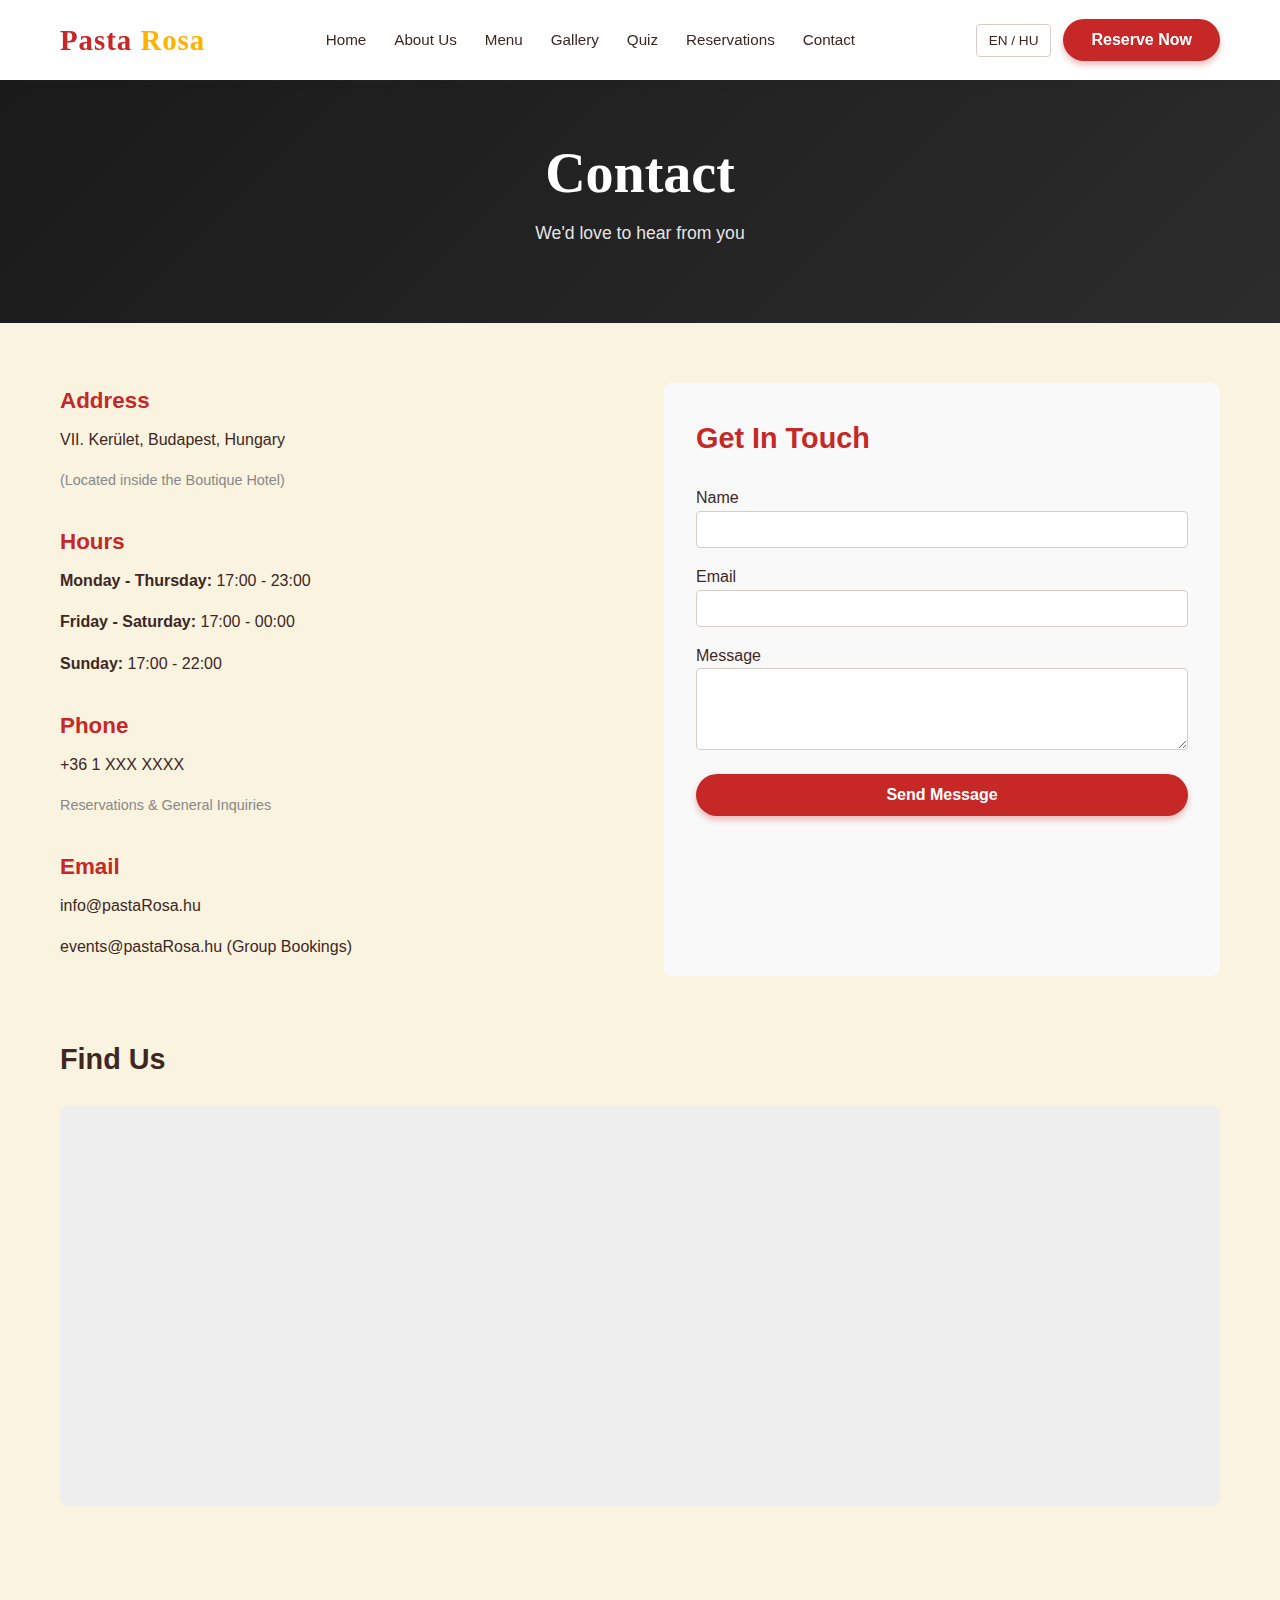
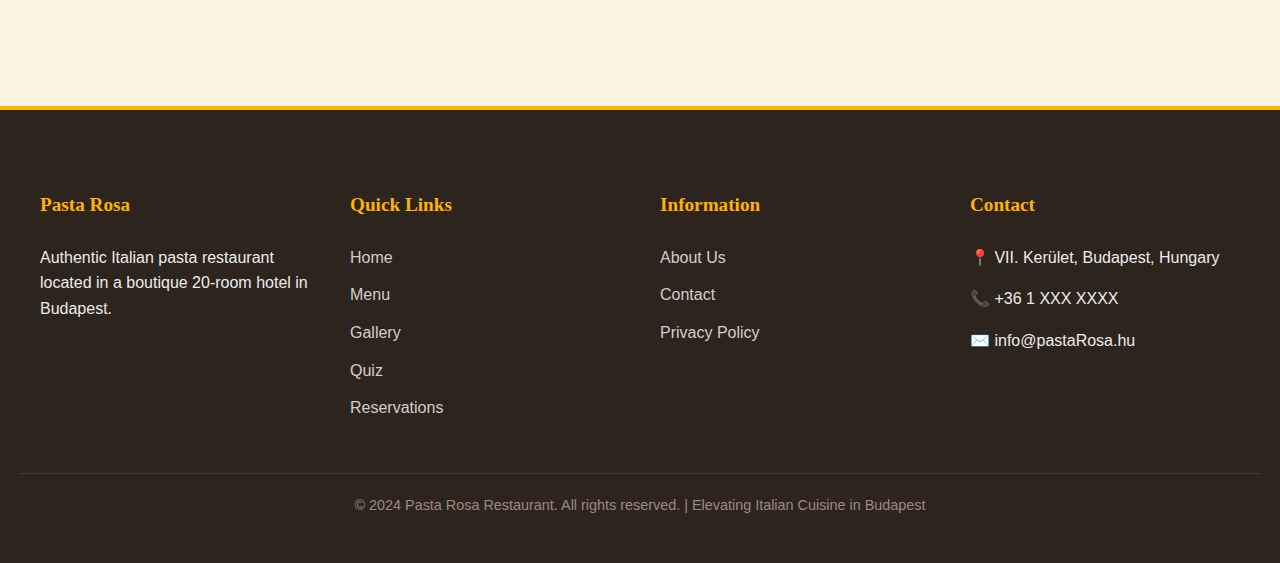
<file: contact.html>
<!DOCTYPE html>
<html lang="en">

<head>
  <meta charset="UTF-8">
  <meta name="viewport" content="width=device-width, initial-scale=1.0">
  <meta name="description"
    content="Contact Pasta Rosa - Get directions, hours, phone number, and email. Visit our authentic Italian pasta restaurant in Budapest.">
  <title>Contact & Location | Pasta Rosa Restaurant</title>
  <link rel="stylesheet" href="styles.css">
  <link rel="icon" href="Logo.jpg" type="image/jpeg">
</head>

<body>
  <!-- Header & Navigation -->
  <header class="site-header">
    <div class="header-inner">
      <div class="logo">
        Pasta <span>Rosa</span>
      </div>

      <button class="mobile-menu-toggle" aria-label="Toggle navigation">
        ☰
      </button>

      <nav class="main-nav">
        <a href="index.html" data-i18n="nav-home">Home</a>
        <a href="about.html" data-i18n="nav-about">About Us</a>
        <a href="menu.html" data-i18n="nav-menu">Menu</a>
        <a href="gallery.html" data-i18n="nav-gallery">Gallery</a>
        <a href="quiz.html" data-i18n="nav-quiz">Quiz</a>
        <a href="reservations.html" data-i18n="nav-reservations">Reservations</a>
        <a href="contact.html" data-i18n="nav-contact">Contact</a>
      </nav>

      <div class="header-actions">
        <button class="lang-toggle" title="Toggle Language">EN / HU</button>
        <button class="btn-reserve" data-i18n="btn-reserve">Reserve Now</button>
      </div>
    </div>
  </header>

  <!-- Page Title -->
  <div
    style="margin-top: 80px; background: linear-gradient(135deg, #1a1a1a 0%, #2c2c2c 100%); color: white; padding: 60px 20px; text-align: center;">
    <h1 style="color: white; margin: 0;" data-i18n="nav-contact">Contact Us</h1>
    <p style="margin-top: 12px; font-size: 1.1rem; color: rgba(255,255,255,0.9);">We'd love to hear from you</p>
  </div>

  <!-- Contact Content -->
  <div class="container">

    <div class="contact-section" style="display: grid; grid-template-columns: 1fr 1fr; gap: 48px; margin-bottom: 60px;">
      <!-- Contact Info -->
      <div class="contact-info">
        <div class="contact-info-item" style="margin-bottom: 32px;">
          <h4 data-i18n="contact-address" style="color: var(--primary-red); margin-bottom: 8px;">Address</h4>
          <p>VII. Kerület, Budapest, Hungary</p>
          <p style="font-size: 0.9rem; color: #888;">(Located inside the Boutique Hotel)</p>
        </div>

        <div class="contact-info-item" style="margin-bottom: 32px;">
          <h4 data-i18n="contact-hours" style="color: var(--primary-red); margin-bottom: 8px;">Opening Hours</h4>
          <p><strong>Monday - Thursday:</strong> 17:00 - 23:00</p>
          <p><strong>Friday - Saturday:</strong> 17:00 - 00:00</p>
          <p><strong>Sunday:</strong> 17:00 - 22:00</p>
        </div>

        <div class="contact-info-item" style="margin-bottom: 32px;">
          <h4 data-i18n="contact-phone" style="color: var(--primary-red); margin-bottom: 8px;">Phone</h4>
          <p>+36 1 XXX XXXX</p>
          <p style="font-size: 0.9rem; color: #888;">Reservations & General Inquiries</p>
        </div>

        <div class="contact-info-item">
          <h4 data-i18n="contact-email" style="color: var(--primary-red); margin-bottom: 8px;">Email</h4>
          <p>info@pastaRosa.hu</p>
          <p>events@pastaRosa.hu (Group Bookings)</p>
        </div>
      </div>

      <!-- Contact Form -->
      <div class="contact-form" style="background: #f9f9f9; padding: 32px; border-radius: 8px;">
        <h3 style="margin-top: 0; margin-bottom: 24px; color: var(--primary-red);" data-i18n="contact-form">Get In
          Touch</h3>
        <form id="contact-form" style="display: flex; flex-direction: column; gap: 16px;">
          <div class="form-group">
            <label for="name">Name</label>
            <input type="text" id="name" name="name" required
              style="width: 100%; padding: 10px; border: 1px solid var(--border); border-radius: 4px;">
          </div>
          <div class="form-group">
            <label for="email">Email</label>
            <input type="email" id="email" name="email" required
              style="width: 100%; padding: 10px; border: 1px solid var(--border); border-radius: 4px;">
          </div>
          <div class="form-group">
            <label for="message">Message</label>
            <textarea id="message" name="message" rows="4" required
              style="width: 100%; padding: 10px; border: 1px solid var(--border); border-radius: 4px;"></textarea>
          </div>
          <button type="submit" class="btn btn-primary" style="padding: 12px;">Send Message</button>
        </form>
      </div>
    </div>

    <!-- Map Section -->
    <div class="map-section" style="margin-bottom: 60px;">
      <h3 style="margin-bottom: 24px;">Find Us</h3>
      <div style="width: 100%; height: 400px; background: #eee; border-radius: 8px; overflow: hidden;">
        <iframe
          src="https://www.google.com/maps/embed?pb=!1m18!1m12!1m3!1d2695.766393276634!2d19.0656!3d47.5005!2m3!1f0!2f0!3f0!3m2!1i1024!2i768!4f13.1!3m3!1m2!1s0x4741dc66b4065609%3A0x37d4d6c06a7737!2sBudapest%2C%20VII.%20ker%C3%BClet!5e0!3m2!1sen!2shu!4v1625678901234!5m2!1sen!2shu"
          width="100%" height="100%" style="border:0;" allowfullscreen="" loading="lazy"></iframe>
      </div>
    </div>

  </div>

  <!-- Footer -->
  <footer class="site-footer">
    <div class="footer-inner">
      <div class="footer-column">
        <h4>Pasta Rosa</h4>
        <p>Authentic Italian pasta restaurant located in a boutique 20-room hotel in Budapest.</p>
      </div>

      <div class="footer-column">
        <h4>Quick Links</h4>
        <ul>
          <li><a href="index.html" data-i18n="nav-home">Home</a></li>
          <li><a href="menu.html" data-i18n="nav-menu">Menu</a></li>
          <li><a href="gallery.html" data-i18n="nav-gallery">Gallery</a></li>
          <li><a href="quiz.html" data-i18n="nav-quiz">Quiz</a></li>
          <li><a href="reservations.html" data-i18n="nav-reservations">Reservations</a></li>
        </ul>
      </div>

      <div class="footer-column">
        <h4>Information</h4>
        <ul>
          <li><a href="about.html" data-i18n="nav-about">About Us</a></li>
          <li><a href="contact.html" data-i18n="nav-contact">Contact</a></li>
          <li><a href="#">Privacy Policy</a></li>
        </ul>
      </div>

      <div class="footer-column">
        <h4>Contact</h4>
        <p>📍 VII. Kerület, Budapest, Hungary</p>
        <p>📞 +36 1 XXX XXXX</p>
        <p>✉️ info@pastaRosa.hu</p>
      </div>
    </div>

    <div class="footer-bottom">
      <p>&copy; 2024 Pasta Rosa Restaurant. All rights reserved. | Elevating Italian Cuisine in Budapest</p>
    </div>
  </footer>

  <script src="script.js"></script>
</body>

</html>
</file>
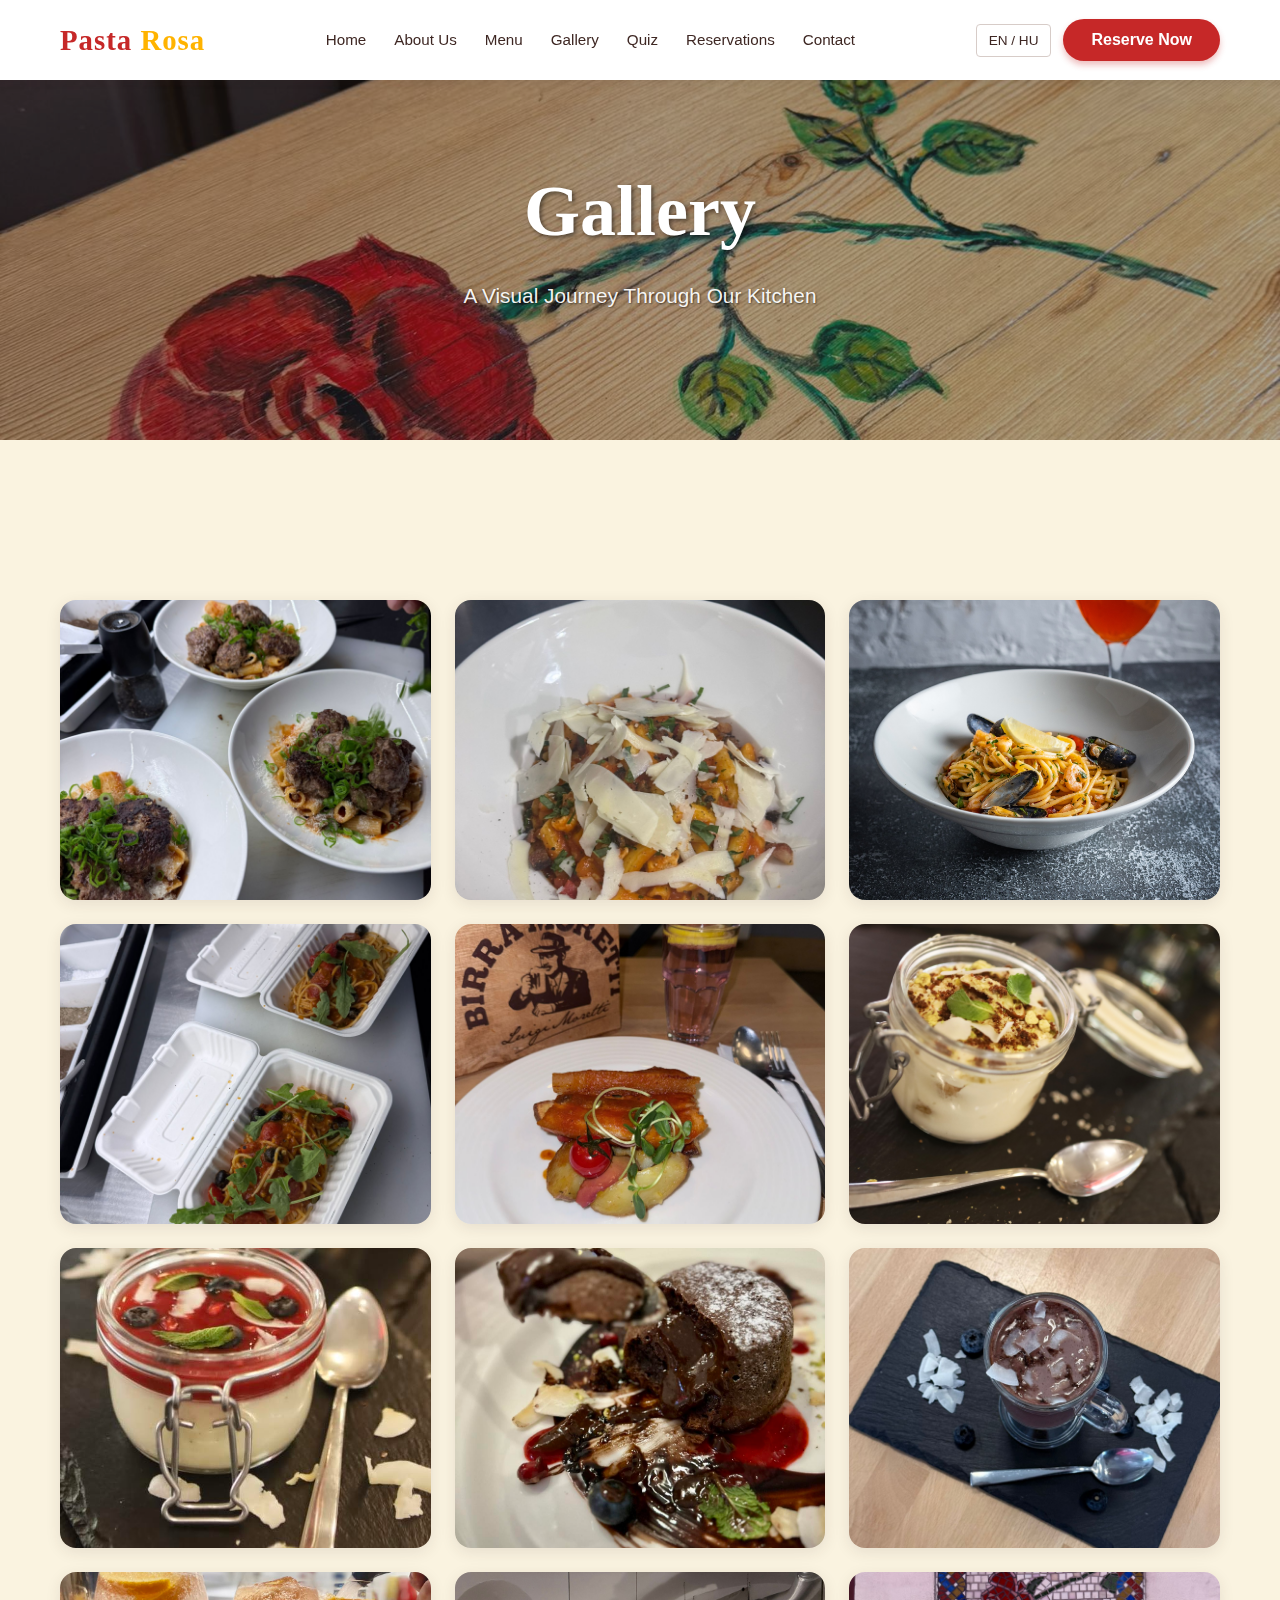
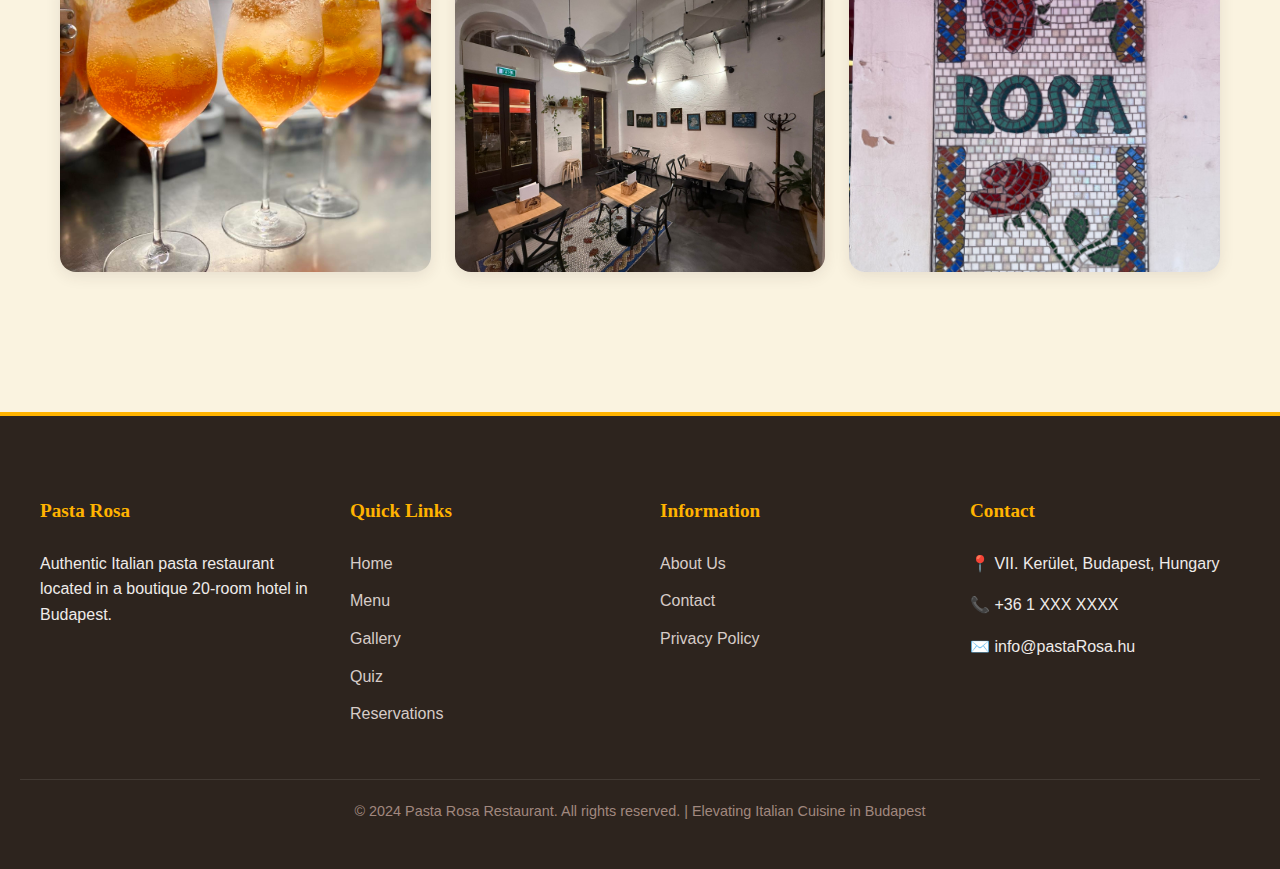
<file: gallery.html>
<!DOCTYPE html>
<html lang="en">

<head>
    <meta charset="UTF-8">
    <meta name="viewport" content="width=device-width, initial-scale=1.0">
    <meta name="description" content="Gallery - Pasta Rosa. Explore our culinary creations and restaurant atmosphere.">
    <title>Gallery | Pasta Rosa</title>
    <link rel="stylesheet" href="styles.css">
    <link rel="icon" href="Logo.jpg" type="image/jpeg">
</head>

<body>
    <!-- Header & Navigation -->
    <header class="site-header">
        <div class="header-inner">
            <div class="logo">
                Pasta <span>Rosa</span>
            </div>

            <button class="mobile-menu-toggle" aria-label="Toggle navigation">
                ☰
            </button>

            <nav class="main-nav">
                <a href="index.html" data-i18n="nav-home">Home</a>
                <a href="about.html" data-i18n="nav-about">About Us</a>
                <a href="menu.html" data-i18n="nav-menu">Menu</a>
                <a href="gallery.html" data-i18n="nav-gallery" class="active">Gallery</a>
                <a href="quiz.html" data-i18n="nav-quiz">Quiz</a>
                <a href="reservations.html" data-i18n="nav-reservations">Reservations</a>
                <a href="contact.html" data-i18n="nav-contact">Contact</a>
            </nav>

            <div class="header-actions">
                <button class="lang-toggle" title="Toggle Language">EN / HU</button>
                <button class="btn-reserve" data-i18n="btn-reserve">Reserve Now</button>
            </div>
        </div>
    </header>

    <!-- Hero Section (Simplified) -->
    <section class="hero"
        style="min-height: 40vh; height: 40vh; background-image: url('Restaurant-Chair.jpg'); background-size: cover; background-position: center;">
        <div class="hero-overlay"></div>
        <div class="hero-content">
            <h1 data-i18n="gallery-title">HIII</h1>
            <p data-i18n="gallery-subtitle">A Visual Journey Through Our Kitchen</p>
        </div>
    </section>

    <div class="container">
        <div class="gallery-grid">
            <div class="gallery-item">
                <img src="Food-upon-chef.jpg" alt="Chef preparing food" loading="lazy">
            </div>
            <div class="gallery-item">
                <img src="PenneAmaticiana.jpg" alt="Penne Amatriciana" loading="lazy">
            </div>
            <div class="gallery-item">
                <img src="Seafood-freshyjpg.jpg" alt="Seafood Pasta" loading="lazy">
            </div>
            <div class="gallery-item">
                <img src="SpagetthiAmaticiana.jpg" alt="Spaghetti Amatriciana" loading="lazy">
            </div>
            <div class="gallery-item">
                <img src="Porkbelly fired.jpg" alt="Pork Belly" loading="lazy">
            </div>
            <div class="gallery-item">
                <img src="Tiramisu.jpg" alt="Tiramisu" loading="lazy">
            </div>
            <div class="gallery-item">
                <img src="Pannacotta.jpg" alt="Panna Cotta" loading="lazy">
            </div>
            <div class="gallery-item">
                <img src="Souffle-dessert.jpg" alt="Soufflé" loading="lazy">
            </div>
            <div class="gallery-item">
                <img src="Hot-ChocolateDrink.jpg" alt="Hot Chocolate" loading="lazy">
            </div>
            <div class="gallery-item">
                <img src="Drink.jpg" alt="Refreshing Drink" loading="lazy">
            </div>
            <div class="gallery-item">
                <img src="insidetherestaurant.jpg" alt="Restaurant Interior" loading="lazy">
            </div>
            <div class="gallery-item">
                <img src="Restaurant-wall-aesthetic.jpg" alt="Restaurant Atmosphere" loading="lazy">
            </div>
        </div>
    </div>

    <!-- Footer -->
    <footer class="site-footer">
        <div class="footer-inner">
            <div class="footer-column">
                <h4>Pasta Rosa</h4>
                <p>Authentic Italian pasta restaurant located in a boutique 20-room hotel in Budapest.</p>
            </div>

            <div class="footer-column">
                <h4>Quick Links</h4>
                <ul>
                    <li><a href="index.html" data-i18n="nav-home">Home</a></li>
                    <li><a href="menu.html" data-i18n="nav-menu">Menu</a></li>
                    <li><a href="gallery.html" data-i18n="nav-gallery">Gallery</a></li>
                    <li><a href="quiz.html" data-i18n="nav-quiz">Quiz</a></li>
                    <li><a href="reservations.html" data-i18n="nav-reservations">Reservations</a></li>
                </ul>
            </div>

            <div class="footer-column">
                <h4>Information</h4>
                <ul>
                    <li><a href="about.html" data-i18n="nav-about">About Us</a></li>
                    <li><a href="contact.html" data-i18n="nav-contact">Contact</a></li>
                    <li><a href="#">Privacy Policy</a></li>
                </ul>
            </div>

            <div class="footer-column">
                <h4>Contact</h4>
                <p>📍 VII. Kerület, Budapest, Hungary</p>
                <p>📞 +36 1 XXX XXXX</p>
                <p>✉️ info@pastaRosa.hu</p>
            </div>
        </div>

        <div class="footer-bottom">
            <p>&copy; 2024 Pasta Rosa Restaurant. All rights reserved. | Elevating Italian Cuisine in Budapest</p>
        </div>
    </footer>

    <script src="script.js"></script>
</body>

</html>
</file>
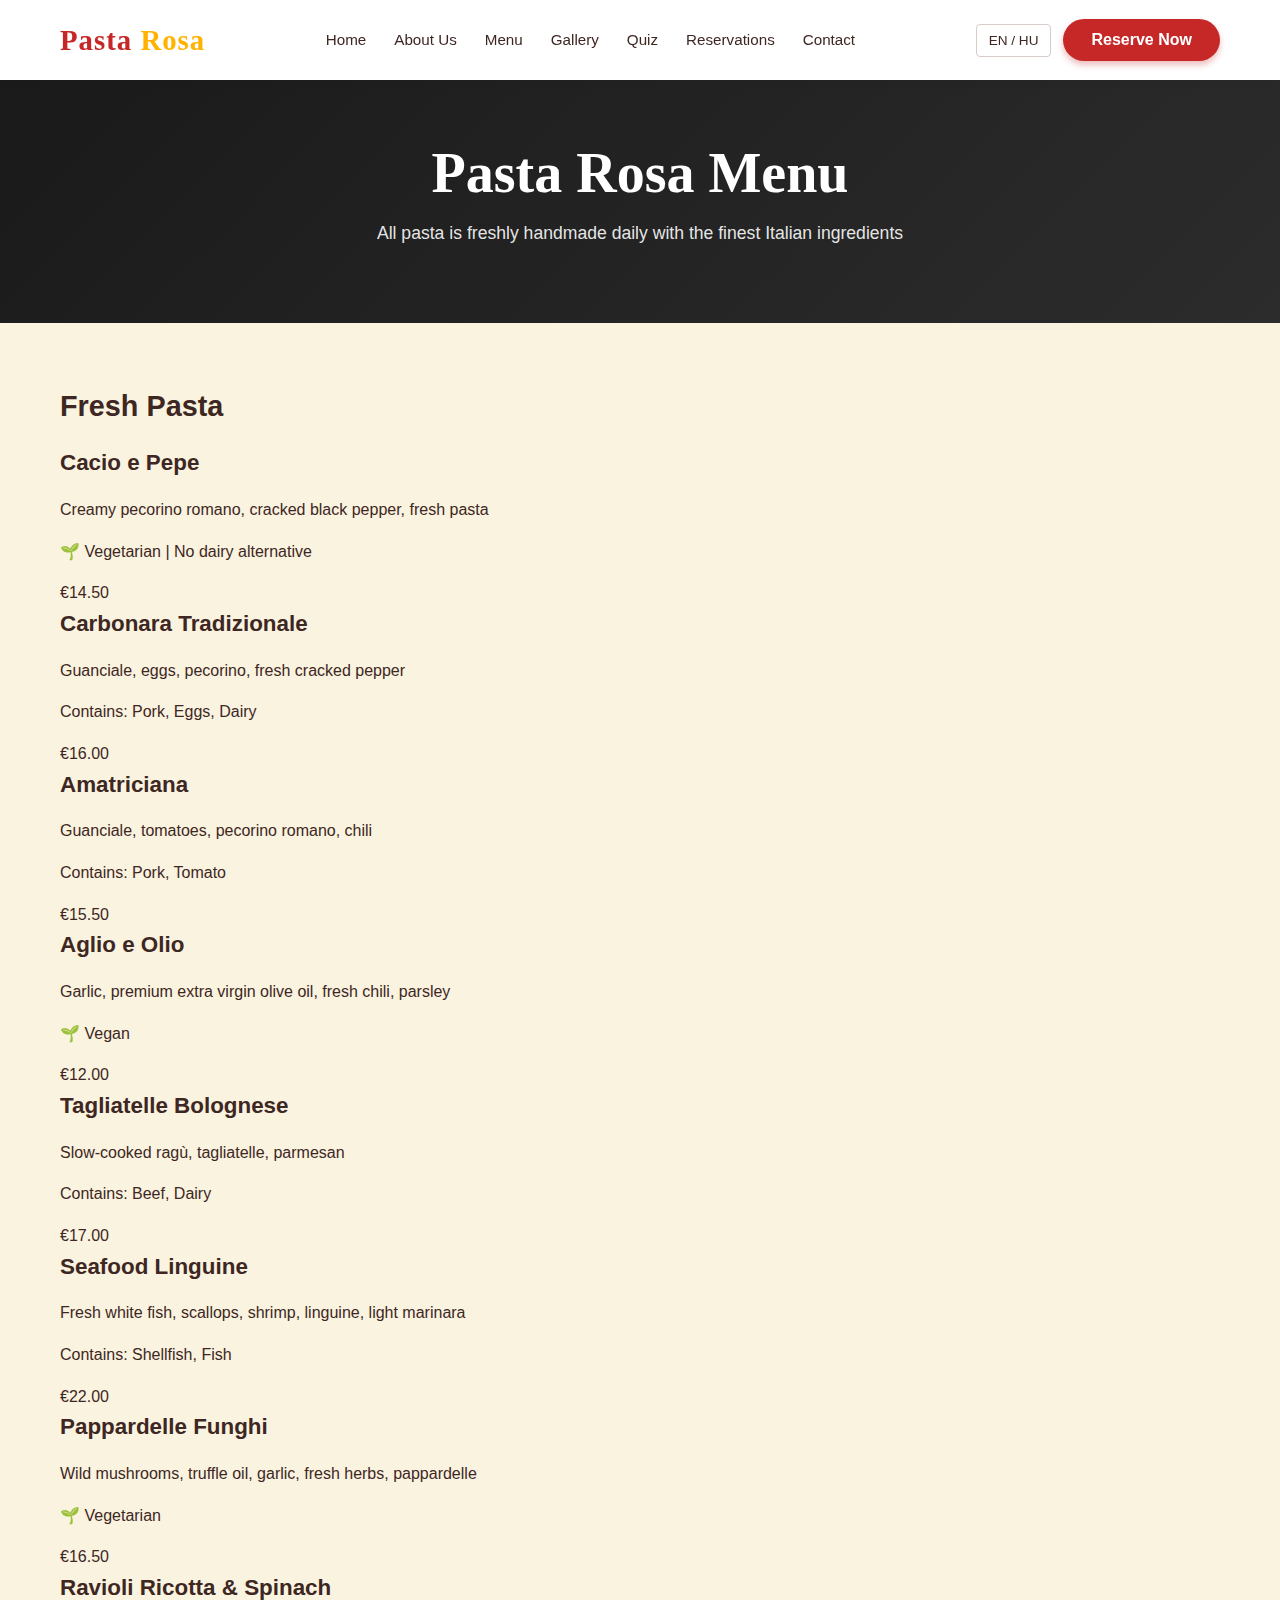
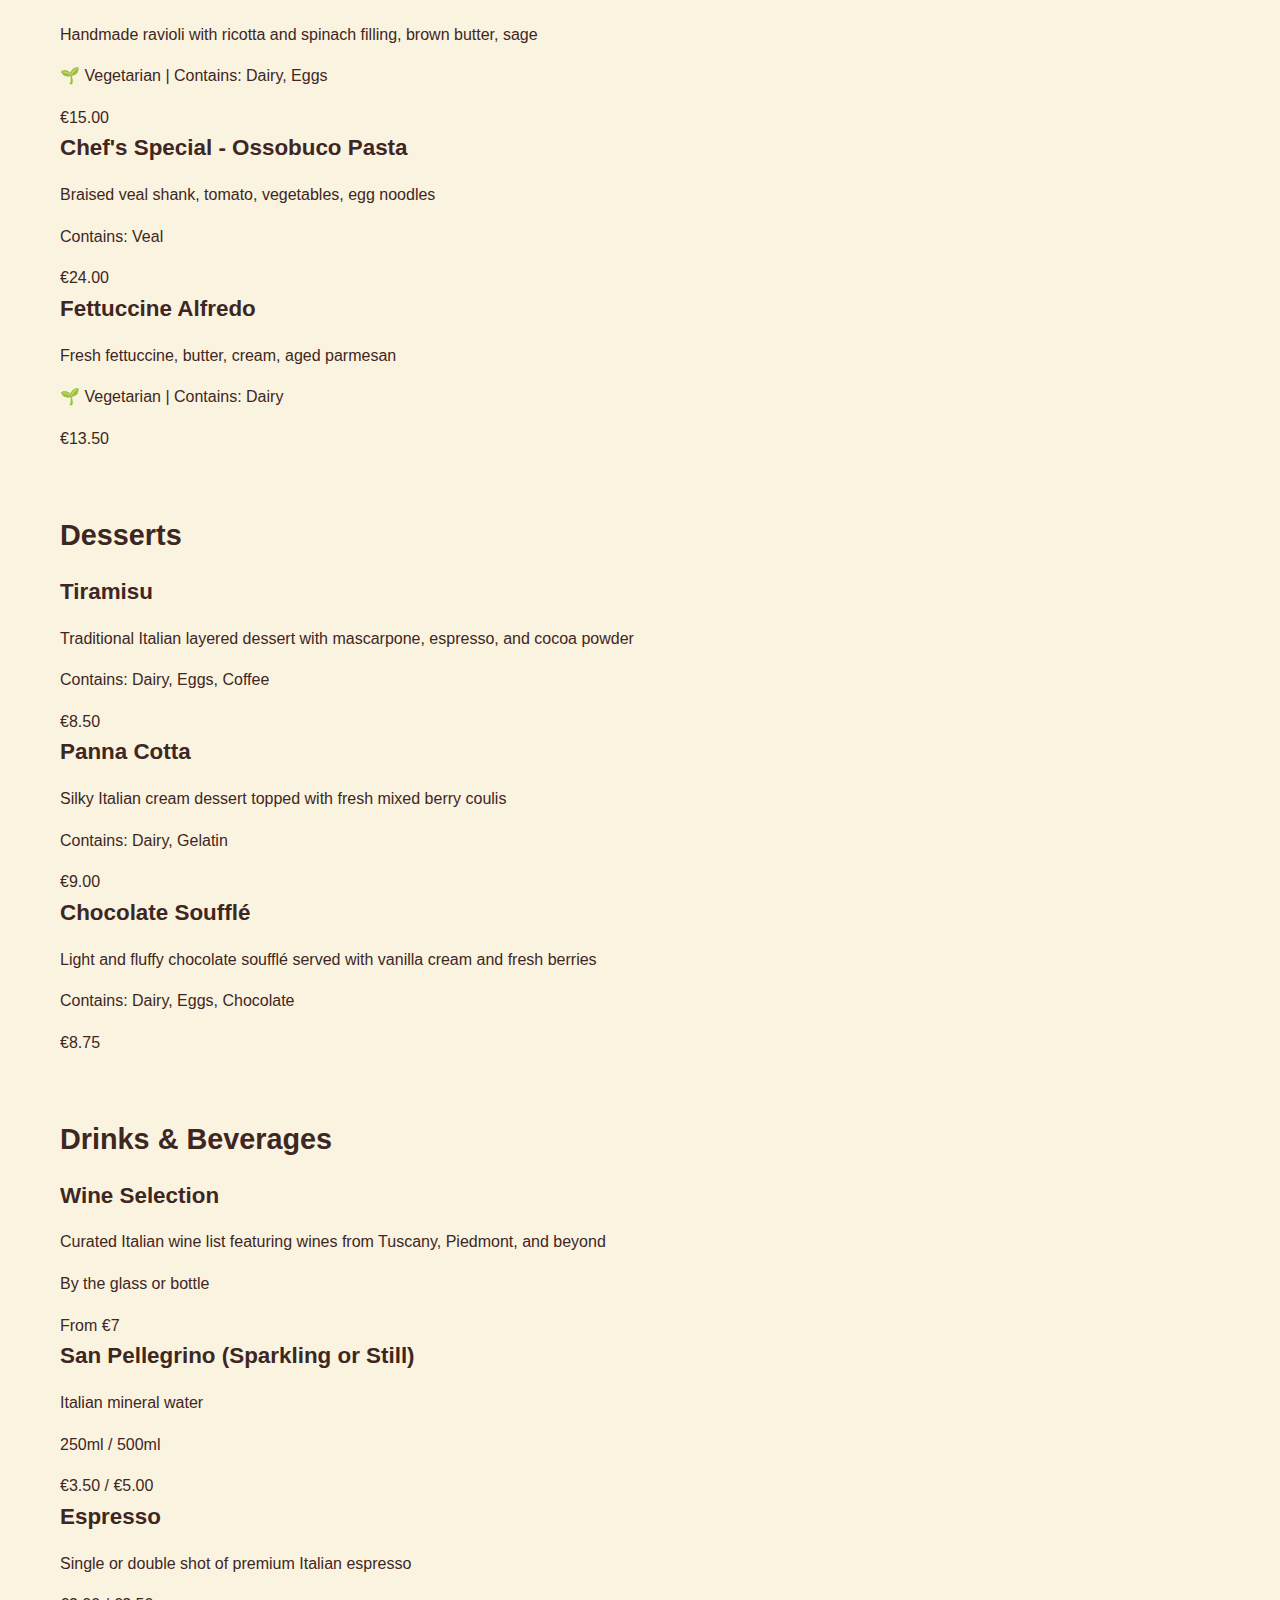
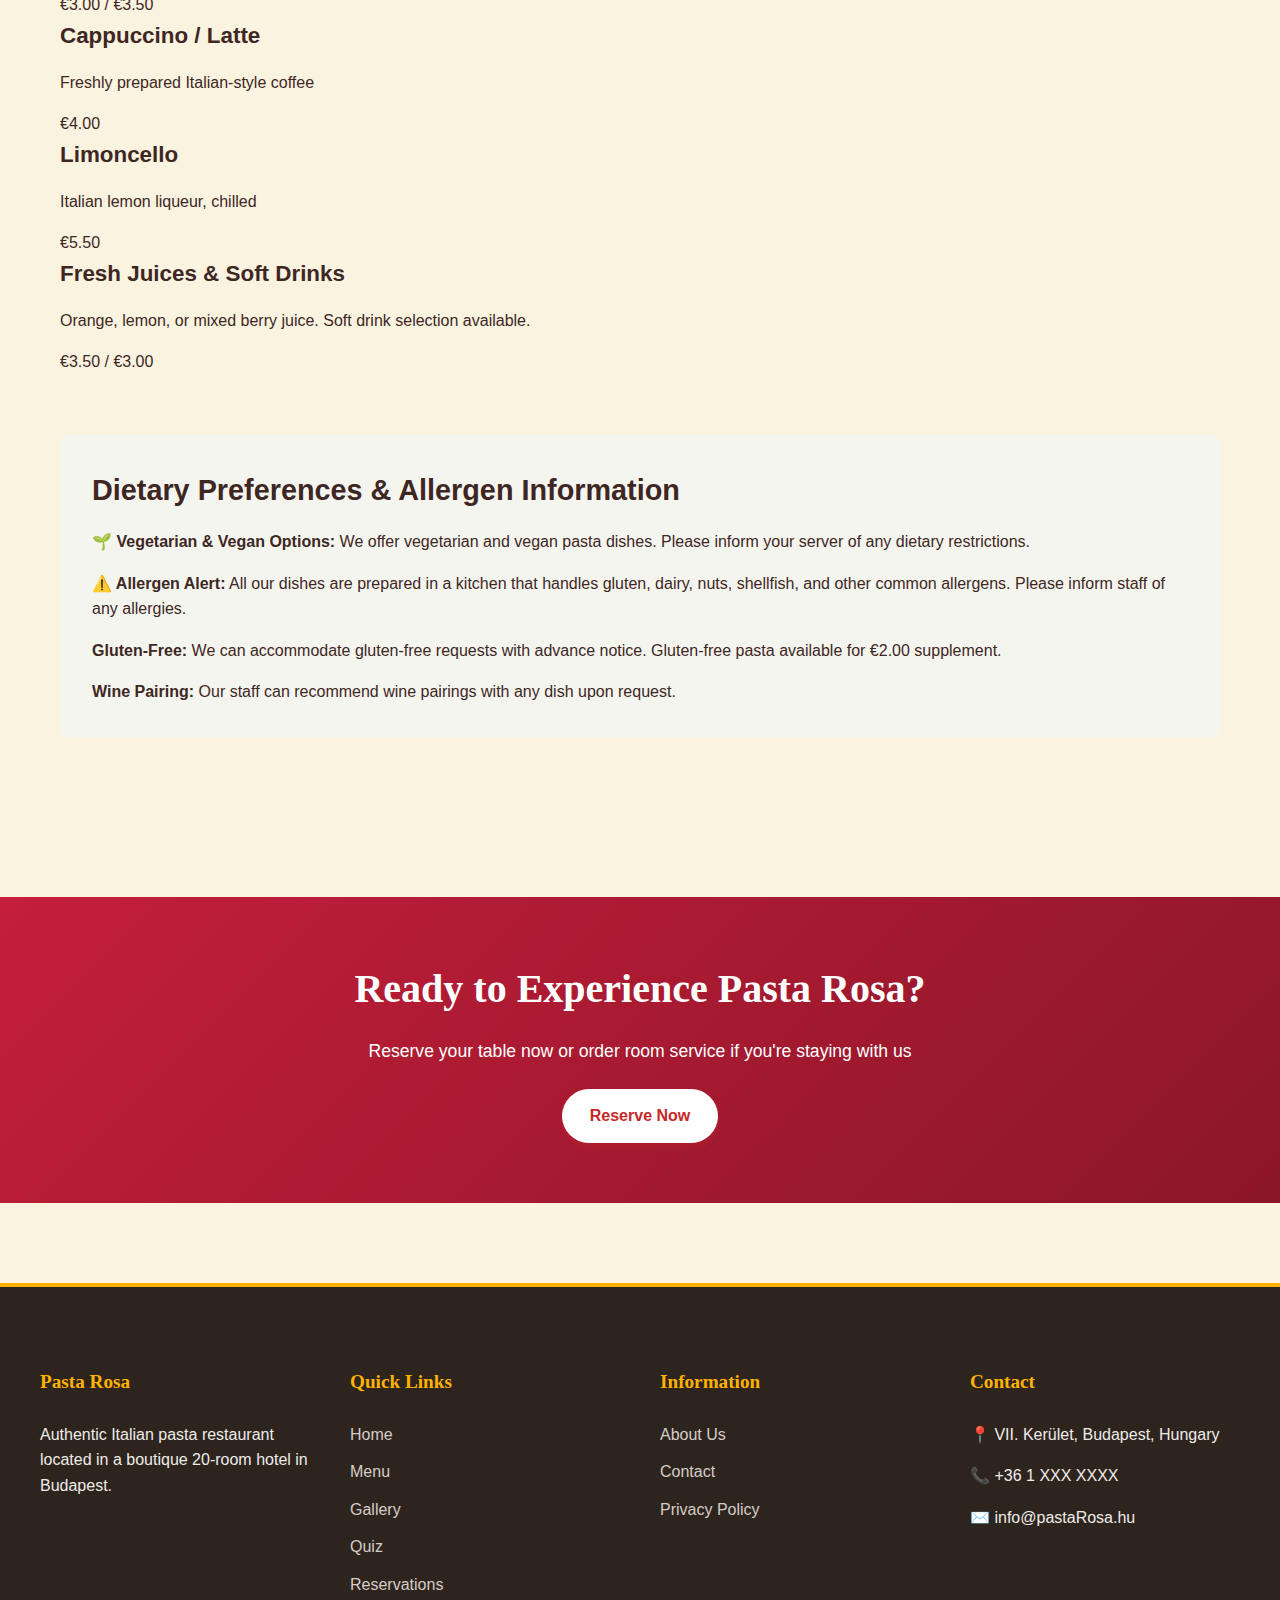
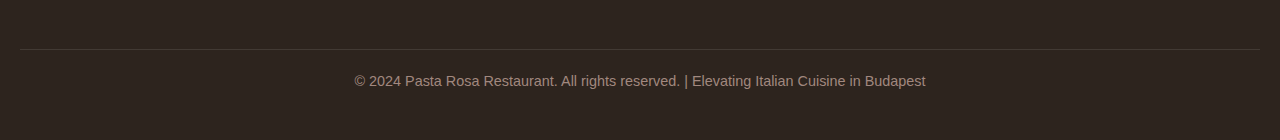
<file: menu.html>
<!DOCTYPE html>
<html lang="en">

<head>
  <meta charset="UTF-8">
  <meta name="viewport" content="width=device-width, initial-scale=1.0">
  <meta name="description"
    content="Pasta Rosa Menu - Authentic Italian pasta, fresh daily handmade specialties, and signature desserts.">
  <title>Menu | Pasta Rosa Restaurant</title>
  <link rel="stylesheet" href="styles.css">
  <link rel="icon" href="Logo.jpg" type="image/jpeg">
</head>

<body>
  <!-- Header & Navigation -->
  <header class="site-header">
    <div class="header-inner">
      <div class="logo">
        Pasta <span>Rosa</span>
      </div>

      <button class="mobile-menu-toggle" aria-label="Toggle navigation">
        ☰
      </button>

      <nav class="main-nav">
        <a href="index.html" data-i18n="nav-home">Home</a>
        <a href="about.html" data-i18n="nav-about">About Us</a>
        <a href="menu.html" data-i18n="nav-menu">Menu</a>
        <a href="gallery.html" data-i18n="nav-gallery">Gallery</a>
        <a href="quiz.html" data-i18n="nav-quiz">Quiz</a>
        <a href="reservations.html" data-i18n="nav-reservations">Reservations</a>
        <a href="contact.html" data-i18n="nav-contact">Contact</a>
      </nav>

      <div class="header-actions">
        <button class="lang-toggle" title="Toggle Language">EN / HU</button>
        <button class="btn-reserve" data-i18n="btn-reserve">Reserve Now</button>
      </div>
    </div>
  </header>

  <!-- Page Title -->
  <div
    style="margin-top: 80px; background: linear-gradient(135deg, #1a1a1a 0%, #2c2c2c 100%); color: white; padding: 60px 20px; text-align: center;">
    <h1 style="color: white; margin: 0;">Pasta Rosa Menu</h1>
    <p style="margin-top: 12px; font-size: 1.1rem; color: rgba(255,255,255,0.9);">All pasta is freshly handmade daily
      with the finest Italian ingredients</p>
  </div>

  <!-- Menu Content -->
  <div class="container">
    <div class="menu-container">

      <!-- Fresh Pasta Section -->
      <section>
        <div class="menu-category">
          <h3 data-i18n="menu-fresh-pasta">Fresh Pasta</h3>

          <div class="menu-item">
            <div class="menu-item-info">
              <h4>Cacio e Pepe</h4>
              <p class="menu-item-desc">Creamy pecorino romano, cracked black pepper, fresh pasta</p>
              <p class="menu-item-meta">🌱 Vegetarian | No dairy alternative</p>
            </div>
            <div class="menu-item-price">€14.50</div>
          </div>

          <div class="menu-item">
            <div class="menu-item-info">
              <h4>Carbonara Tradizionale</h4>
              <p class="menu-item-desc">Guanciale, eggs, pecorino, fresh cracked pepper</p>
              <p class="menu-item-meta">Contains: Pork, Eggs, Dairy</p>
            </div>
            <div class="menu-item-price">€16.00</div>
          </div>

          <div class="menu-item">
            <div class="menu-item-info">
              <h4>Amatriciana</h4>
              <p class="menu-item-desc">Guanciale, tomatoes, pecorino romano, chili</p>
              <p class="menu-item-meta">Contains: Pork, Tomato</p>
            </div>
            <div class="menu-item-price">€15.50</div>
          </div>

          <div class="menu-item">
            <div class="menu-item-info">
              <h4>Aglio e Olio</h4>
              <p class="menu-item-desc">Garlic, premium extra virgin olive oil, fresh chili, parsley</p>
              <p class="menu-item-meta">🌱 Vegan</p>
            </div>
            <div class="menu-item-price">€12.00</div>
          </div>

          <div class="menu-item">
            <div class="menu-item-info">
              <h4>Tagliatelle Bolognese</h4>
              <p class="menu-item-desc">Slow-cooked ragù, tagliatelle, parmesan</p>
              <p class="menu-item-meta">Contains: Beef, Dairy</p>
            </div>
            <div class="menu-item-price">€17.00</div>
          </div>

          <div class="menu-item">
            <div class="menu-item-info">
              <h4>Seafood Linguine</h4>
              <p class="menu-item-desc">Fresh white fish, scallops, shrimp, linguine, light marinara</p>
              <p class="menu-item-meta">Contains: Shellfish, Fish</p>
            </div>
            <div class="menu-item-price">€22.00</div>
          </div>

          <div class="menu-item">
            <div class="menu-item-info">
              <h4>Pappardelle Funghi</h4>
              <p class="menu-item-desc">Wild mushrooms, truffle oil, garlic, fresh herbs, pappardelle</p>
              <p class="menu-item-meta">🌱 Vegetarian</p>
            </div>
            <div class="menu-item-price">€16.50</div>
          </div>

          <div class="menu-item">
            <div class="menu-item-info">
              <h4>Ravioli Ricotta & Spinach</h4>
              <p class="menu-item-desc">Handmade ravioli with ricotta and spinach filling, brown butter, sage</p>
              <p class="menu-item-meta">🌱 Vegetarian | Contains: Dairy, Eggs</p>
            </div>
            <div class="menu-item-price">€15.00</div>
          </div>

          <div class="menu-item">
            <div class="menu-item-info">
              <h4>Chef's Special - Ossobuco Pasta</h4>
              <p class="menu-item-desc">Braised veal shank, tomato, vegetables, egg noodles</p>
              <p class="menu-item-meta">Contains: Veal</p>
            </div>
            <div class="menu-item-price">€24.00</div>
          </div>

          <div class="menu-item">
            <div class="menu-item-info">
              <h4>Fettuccine Alfredo</h4>
              <p class="menu-item-desc">Fresh fettuccine, butter, cream, aged parmesan</p>
              <p class="menu-item-meta">🌱 Vegetarian | Contains: Dairy</p>
            </div>
            <div class="menu-item-price">€13.50</div>
          </div>
        </div>
      </section>

      <!-- Desserts Section -->
      <section>
        <div class="menu-category">
          <h3 data-i18n="menu-desserts">Desserts</h3>

          <div class="menu-item">
            <div class="menu-item-info">
              <h4>Tiramisu</h4>
              <p class="menu-item-desc">Traditional Italian layered dessert with mascarpone, espresso, and cocoa powder
              </p>
              <p class="menu-item-meta">Contains: Dairy, Eggs, Coffee</p>
            </div>
            <div class="menu-item-price">€8.50</div>
          </div>

          <div class="menu-item">
            <div class="menu-item-info">
              <h4>Panna Cotta</h4>
              <p class="menu-item-desc">Silky Italian cream dessert topped with fresh mixed berry coulis</p>
              <p class="menu-item-meta">Contains: Dairy, Gelatin</p>
            </div>
            <div class="menu-item-price">€9.00</div>
          </div>

          <div class="menu-item">
            <div class="menu-item-info">
              <h4>Chocolate Soufflé</h4>
              <p class="menu-item-desc">Light and fluffy chocolate soufflé served with vanilla cream and fresh berries
              </p>
              <p class="menu-item-meta">Contains: Dairy, Eggs, Chocolate</p>
            </div>
            <div class="menu-item-price">€8.75</div>
          </div>
        </div>
      </section>

      <!-- Beverages Section -->
      <section>
        <div class="menu-category">
          <h3 data-i18n="menu-drinks">Drinks & Beverages</h3>

          <div class="menu-item">
            <div class="menu-item-info">
              <h4>Wine Selection</h4>
              <p class="menu-item-desc">Curated Italian wine list featuring wines from Tuscany, Piedmont, and beyond</p>
              <p class="menu-item-meta">By the glass or bottle</p>
            </div>
            <div class="menu-item-price">From €7</div>
          </div>

          <div class="menu-item">
            <div class="menu-item-info">
              <h4>San Pellegrino (Sparkling or Still)</h4>
              <p class="menu-item-desc">Italian mineral water</p>
              <p class="menu-item-meta">250ml / 500ml</p>
            </div>
            <div class="menu-item-price">€3.50 / €5.00</div>
          </div>

          <div class="menu-item">
            <div class="menu-item-info">
              <h4>Espresso</h4>
              <p class="menu-item-desc">Single or double shot of premium Italian espresso</p>
            </div>
            <div class="menu-item-price">€3.00 / €3.50</div>
          </div>

          <div class="menu-item">
            <div class="menu-item-info">
              <h4>Cappuccino / Latte</h4>
              <p class="menu-item-desc">Freshly prepared Italian-style coffee</p>
            </div>
            <div class="menu-item-price">€4.00</div>
          </div>

          <div class="menu-item">
            <div class="menu-item-info">
              <h4>Limoncello</h4>
              <p class="menu-item-desc">Italian lemon liqueur, chilled</p>
            </div>
            <div class="menu-item-price">€5.50</div>
          </div>

          <div class="menu-item">
            <div class="menu-item-info">
              <h4>Fresh Juices & Soft Drinks</h4>
              <p class="menu-item-desc">Orange, lemon, or mixed berry juice. Soft drink selection available.</p>
            </div>
            <div class="menu-item-price">€3.50 / €3.00</div>
          </div>
        </div>
      </section>

      <!-- Dietary Info -->
      <section style="background: #f5f5f0; padding: 32px; border-radius: 8px; margin-top: 40px;">
        <h3 style="margin-top: 0;">Dietary Preferences & Allergen Information</h3>
        <p><strong>🌱 Vegetarian & Vegan Options:</strong> We offer vegetarian and vegan pasta dishes. Please inform
          your server of any dietary restrictions.</p>
        <p><strong>⚠️ Allergen Alert:</strong> All our dishes are prepared in a kitchen that handles gluten, dairy,
          nuts, shellfish, and other common allergens. Please inform staff of any allergies.</p>
        <p><strong>Gluten-Free:</strong> We can accommodate gluten-free requests with advance notice. Gluten-free pasta
          available for €2.00 supplement.</p>
        <p style="margin-bottom: 0;"><strong>Wine Pairing:</strong> Our staff can recommend wine pairings with any dish
          upon request.</p>
      </section>

    </div>
  </div>

  <!-- CTA Section -->
  <section
    style="background: linear-gradient(135deg, #c41e3a 0%, #8b1628 100%); color: white; text-align: center; padding: 60px 20px; margin-top: 40px;">
    <h2 style="color: white; margin-bottom: 16px;">Ready to Experience Pasta Rosa?</h2>
    <p style="font-size: 1.1rem; margin-bottom: 24px;">Reserve your table now or order room service if you're staying
      with us</p>
    <a href="reservations.html" class="btn btn-primary"
      style="background: white; color: var(--primary-red); font-weight: 700;" data-i18n="btn-reserve">Reserve Now</a>
  </section>

  <!-- Footer -->
  <footer class="site-footer">
    <div class="footer-inner">
      <div class="footer-column">
        <h4>Pasta Rosa</h4>
        <p>Authentic Italian pasta restaurant located in a boutique 20-room hotel in Budapest.</p>
      </div>

      <div class="footer-column">
        <h4>Quick Links</h4>
        <ul>
          <li><a href="index.html" data-i18n="nav-home">Home</a></li>
          <li><a href="menu.html" data-i18n="nav-menu">Menu</a></li>
          <li><a href="gallery.html" data-i18n="nav-gallery">Gallery</a></li>
          <li><a href="quiz.html" data-i18n="nav-quiz">Quiz</a></li>
          <li><a href="reservations.html" data-i18n="nav-reservations">Reservations</a></li>
        </ul>
      </div>

      <div class="footer-column">
        <h4>Information</h4>
        <ul>
          <li><a href="about.html" data-i18n="nav-about">About Us</a></li>
          <li><a href="contact.html" data-i18n="nav-contact">Contact</a></li>
          <li><a href="#">Privacy Policy</a></li>
        </ul>
      </div>

      <div class="footer-column">
        <h4>Contact</h4>
        <p>📍 VII. Kerület, Budapest, Hungary</p>
        <p>📞 +36 1 XXX XXXX</p>
        <p>✉️ info@pastaRosa.hu</p>
      </div>
    </div>

    <div class="footer-bottom">
      <p>&copy; 2024 Pasta Rosa Restaurant. All rights reserved. | Elevating Italian Cuisine in Budapest</p>
    </div>
  </footer>

  <script src="script.js"></script>
</body>

</html>
</file>
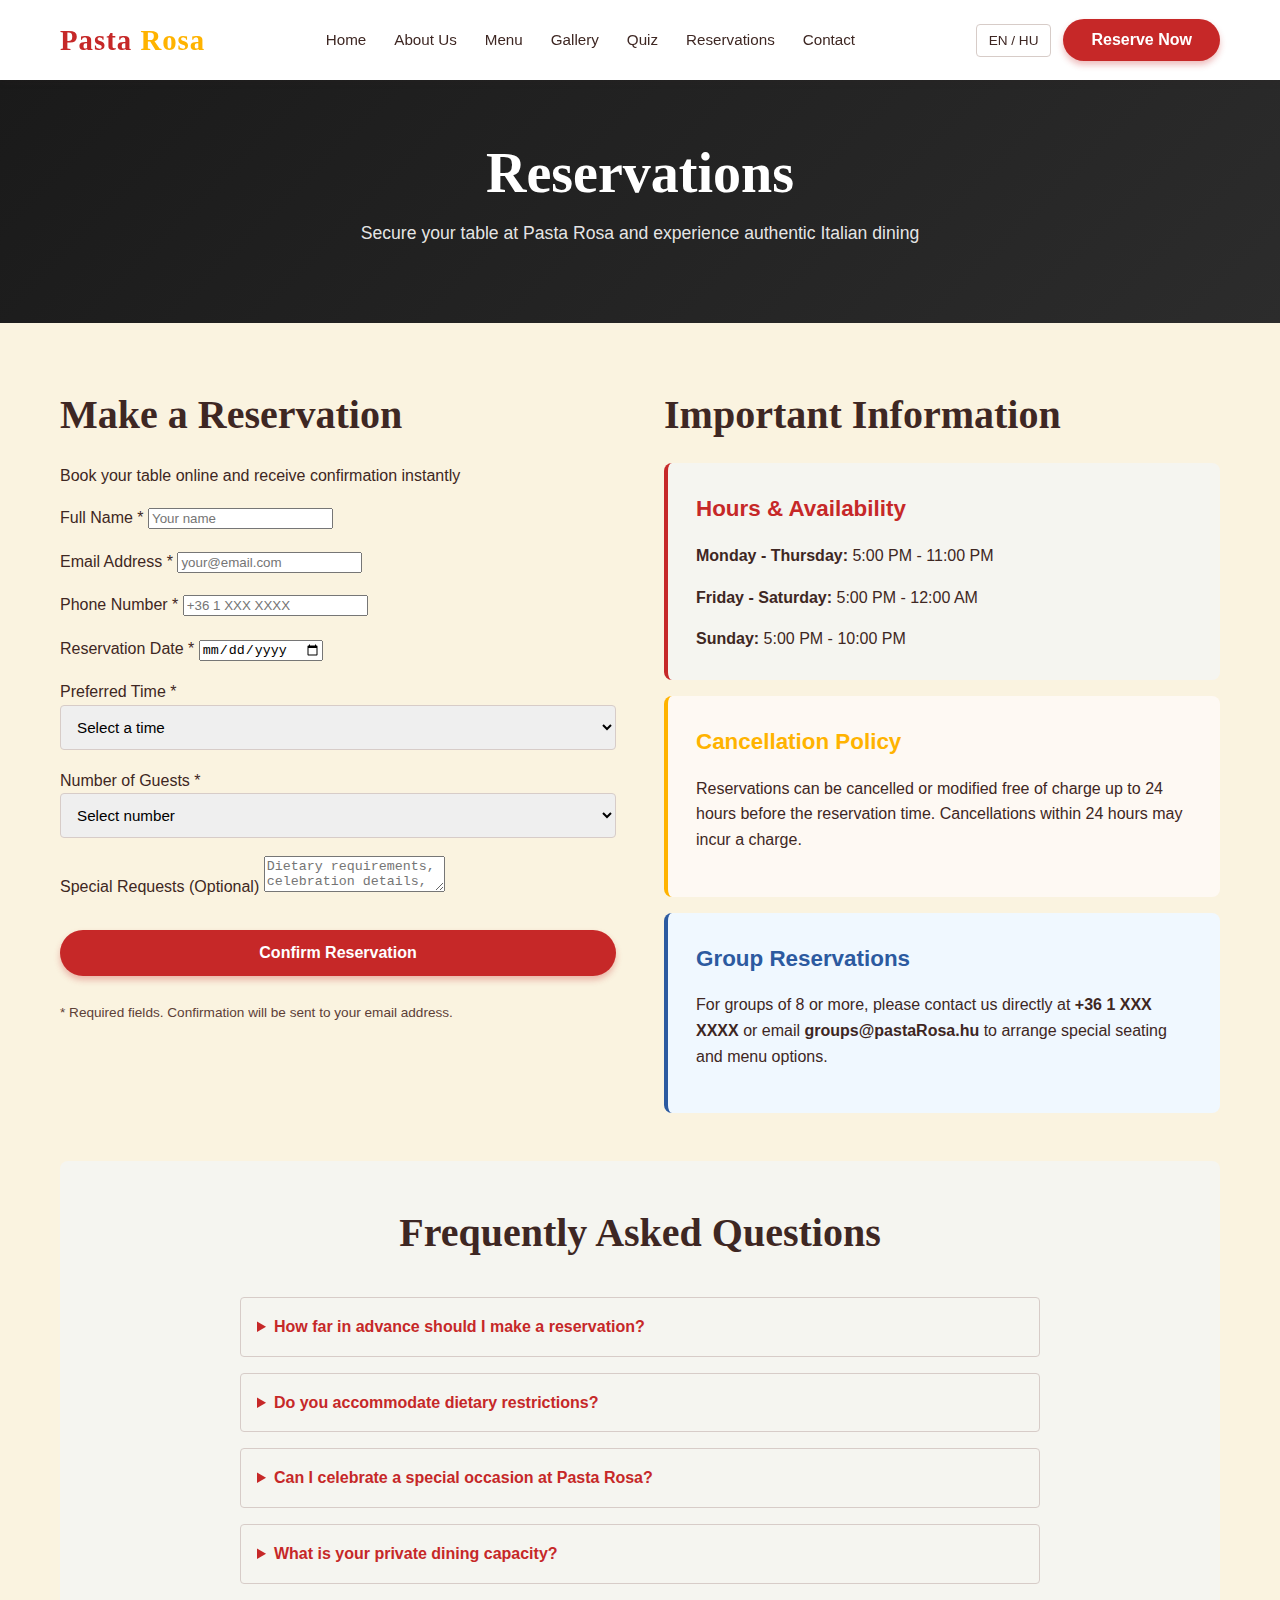
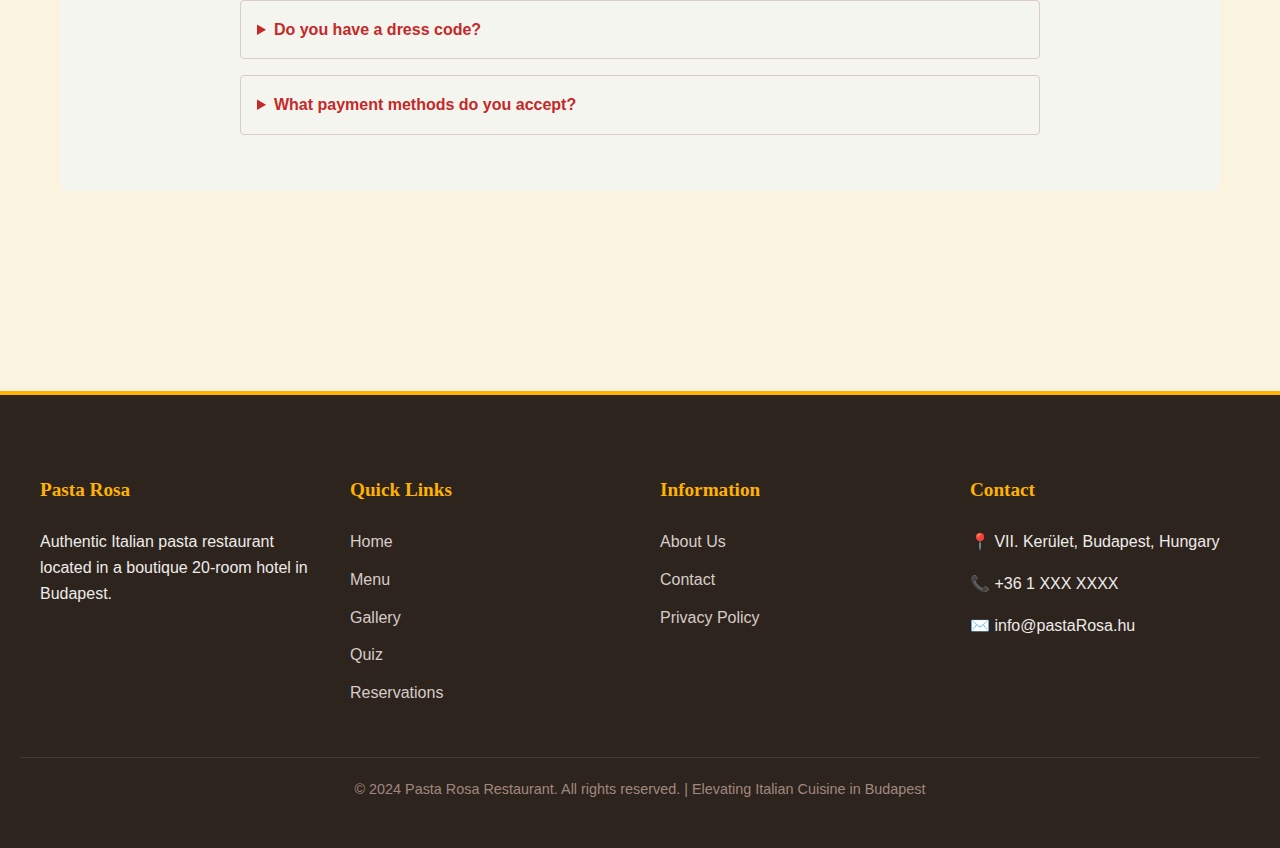
<file: reservations.html>
<!DOCTYPE html>
<html lang="en">

<head>
  <meta charset="UTF-8">
  <meta name="viewport" content="width=device-width, initial-scale=1.0">
  <meta name="description"
    content="Reserve your table at Pasta Rosa. Enjoy authentic Italian pasta in our intimate Budapest restaurant.">
  <title>Reservations | Pasta Rosa Restaurant</title>
  <link rel="stylesheet" href="styles.css">
  <link rel="icon" href="Logo.jpg" type="image/jpeg">
</head>

<body>
  <!-- Header & Navigation -->
  <header class="site-header">
    <div class="header-inner">
      <div class="logo">
        Pasta <span>Rosa</span>
      </div>

      <button class="mobile-menu-toggle" aria-label="Toggle navigation">
        ☰
      </button>

      <nav class="main-nav">
        <a href="index.html" data-i18n="nav-home">Home</a>
        <a href="about.html" data-i18n="nav-about">About Us</a>
        <a href="menu.html" data-i18n="nav-menu">Menu</a>
        <a href="gallery.html" data-i18n="nav-gallery">Gallery</a>
        <a href="quiz.html" data-i18n="nav-quiz">Quiz</a>
        <a href="reservations.html" data-i18n="nav-reservations">Reservations</a>
        <a href="contact.html" data-i18n="nav-contact">Contact</a>
      </nav>

      <div class="header-actions">
        <button class="lang-toggle" title="Toggle Language">EN / HU</button>
        <button class="btn-reserve" data-i18n="btn-reserve">Reserve Now</button>
      </div>
    </div>
  </header>

  <!-- Page Title -->
  <div
    style="margin-top: 80px; background: linear-gradient(135deg, #1a1a1a 0%, #2c2c2c 100%); color: white; padding: 60px 20px; text-align: center;">
    <h1 style="color: white; margin: 0;" data-i18n="nav-reservations">Reservations</h1>
    <p style="margin-top: 12px; font-size: 1.1rem; color: rgba(255,255,255,0.9);">Secure your table at Pasta Rosa and
      experience authentic Italian dining</p>
  </div>

  <!-- Reservations Content -->
  <div class="container">

    <div style="display: grid; grid-template-columns: 1fr 1fr; gap: 48px; align-items: start; margin-bottom: 48px;">
      <div>
        <div class="section-title" style="text-align: left;">
          <h2>Make a Reservation</h2>
          <p>Book your table online and receive confirmation instantly</p>
        </div>

        <!-- Reservation Form -->
        <div class="booking-widget">
          <form id="reservation-form" style="display: flex; flex-direction: column; gap: 18px;">
            <div class="form-group">
              <label for="res-name">Full Name *</label>
              <input type="text" id="res-name" name="name" required placeholder="Your name">
            </div>

            <div class="form-group">
              <label for="res-email">Email Address *</label>
              <input type="email" id="res-email" name="email" required placeholder="your@email.com">
            </div>

            <div class="form-group">
              <label for="res-phone">Phone Number *</label>
              <input type="tel" id="res-phone" name="phone" required placeholder="+36 1 XXX XXXX">
            </div>

            <div class="form-group">
              <label for="res-date">Reservation Date *</label>
              <input type="date" id="res-date" name="date" required>
            </div>

            <div class="form-group">
              <label for="res-time">Preferred Time *</label>
              <select id="res-time" name="time" required
                style="width: 100%; padding: 12px; border: 1px solid var(--border); border-radius: 4px; font-size: 0.95rem;">
                <option value="">Select a time</option>
                <option value="17:00">17:00 (5:00 PM)</option>
                <option value="17:30">17:30 (5:30 PM)</option>
                <option value="18:00">18:00 (6:00 PM)</option>
                <option value="18:30">18:30 (6:30 PM)</option>
                <option value="19:00">19:00 (7:00 PM)</option>
                <option value="19:30">19:30 (7:30 PM)</option>
                <option value="20:00">20:00 (8:00 PM)</option>
                <option value="20:30">20:30 (8:30 PM)</option>
                <option value="21:00">21:00 (9:00 PM)</option>
              </select>
            </div>

            <div class="form-group">
              <label for="res-guests">Number of Guests *</label>
              <select id="res-guests" name="guests" required
                style="width: 100%; padding: 12px; border: 1px solid var(--border); border-radius: 4px; font-size: 0.95rem;">
                <option value="">Select number</option>
                <option value="1">1 Guest</option>
                <option value="2">2 Guests</option>
                <option value="3">3 Guests</option>
                <option value="4">4 Guests</option>
                <option value="5">5 Guests</option>
                <option value="6">6 Guests</option>
                <option value="7">7 Guests</option>
                <option value="8">8+ Guests</option>
              </select>
            </div>

            <div class="form-group">
              <label for="res-special">Special Requests (Optional)</label>
              <textarea id="res-special" name="special"
                placeholder="Dietary requirements, celebration details, seating preferences..."></textarea>
            </div>

            <button type="submit" class="btn btn-primary"
              style="padding: 14px; font-size: 1rem; margin-top: 12px;">Confirm Reservation</button>

            <p style="font-size: 0.85rem; color: var(--text-light); margin-top: 8px;">* Required fields. Confirmation
              will be sent to your email address.</p>
          </form>
        </div>
      </div>

      <div>
        <div class="section-title" style="text-align: left;">
          <h2>Important Information</h2>
        </div>

        <div style="background: #f5f5f0; padding: 28px; border-radius: 8px; border-left: 4px solid var(--primary-red);">
          <h4 style="color: var(--primary-red); margin-top: 0;">Hours & Availability</h4>
          <p><strong>Monday - Thursday:</strong> 5:00 PM - 11:00 PM</p>
          <p><strong>Friday - Saturday:</strong> 5:00 PM - 12:00 AM</p>
          <p style="margin-bottom: 0;"><strong>Sunday:</strong> 5:00 PM - 10:00 PM</p>
        </div>

        <div
          style="background: #fef9f3; padding: 28px; border-radius: 8px; border-left: 4px solid var(--accent-gold); margin-top: 16px;">
          <h4 style="color: var(--accent-gold); margin-top: 0;">Cancellation Policy</h4>
          <p>Reservations can be cancelled or modified free of charge up to 24 hours before the reservation time.
            Cancellations within 24 hours may incur a charge.</p>
        </div>

        <div
          style="background: #f0f8ff; padding: 28px; border-radius: 8px; border-left: 4px solid #2c5aa0; margin-top: 16px;">
          <h4 style="color: #2c5aa0; margin-top: 0;">Group Reservations</h4>
          <p>For groups of 8 or more, please contact us directly at <strong>+36 1 XXX XXXX</strong> or email
            <strong>groups@pastaRosa.hu</strong> to arrange special seating and menu options.
          </p>
        </div>
      </div>
    </div>

    <!-- FAQ Section -->
    <section style="background: #f5f5f0; padding: 40px; border-radius: 8px; margin-top: 40px;">
      <h2 style="text-align: center; margin-bottom: 32px;">Frequently Asked Questions</h2>

      <div style="max-width: 800px; margin: 0 auto;">
        <details
          style="margin-bottom: 16px; padding: 16px; border: 1px solid var(--border); border-radius: 4px; cursor: pointer;">
          <summary style="font-weight: 600; color: var(--primary-red);">How far in advance should I make a reservation?
          </summary>
          <p style="margin-top: 12px;">We recommend booking at least 2-3 days in advance, especially for weekends.
            However, we also accept same-day reservations based on availability.</p>
        </details>

        <details
          style="margin-bottom: 16px; padding: 16px; border: 1px solid var(--border); border-radius: 4px; cursor: pointer;">
          <summary style="font-weight: 600; color: var(--primary-red);">Do you accommodate dietary restrictions?
          </summary>
          <p style="margin-top: 12px;">Absolutely! We can accommodate vegetarian, vegan, and gluten-free diets. Please
            mention your dietary requirements when making your reservation, and our team will prepare special options
            for you.</p>
        </details>

        <details
          style="margin-bottom: 16px; padding: 16px; border: 1px solid var(--border); border-radius: 4px; cursor: pointer;">
          <summary style="font-weight: 600; color: var(--primary-red);">Can I celebrate a special occasion at Pasta
            Rosa?</summary>
          <p style="margin-top: 12px;">Yes! We'd love to help celebrate birthdays, anniversaries, proposals, and other
            special moments. Please include details in the "Special Requests" field, and our team will make your
            celebration memorable.</p>
        </details>

        <details
          style="margin-bottom: 16px; padding: 16px; border: 1px solid var(--border); border-radius: 4px; cursor: pointer;">
          <summary style="font-weight: 600; color: var(--primary-red);">What is your private dining capacity?</summary>
          <p style="margin-top: 12px;">Our restaurant accommodates up to 60 guests. For private events or large group
            dining, please contact our events team directly at groups@pastaRosa.hu.</p>
        </details>

        <details
          style="margin-bottom: 16px; padding: 16px; border: 1px solid var(--border); border-radius: 4px; cursor: pointer;">
          <summary style="font-weight: 600; color: var(--primary-red);">Do you have a dress code?</summary>
          <p style="margin-top: 12px;">Smart casual dress is recommended. We want you to be comfortable, so there's no
            strict formal requirement, but we do ask for neat and appropriate attire.</p>
        </details>

        <details
          style="margin-bottom: 16px; padding: 16px; border: 1px solid var(--border); border-radius: 4px; cursor: pointer;">
          <summary style="font-weight: 600; color: var(--primary-red);">What payment methods do you accept?</summary>
          <p style="margin-top: 12px;">We accept all major credit cards, debit cards, and cash. Digital payment options
            are also available. Please inform us of your preferred payment method when making your reservation.</p>
        </details>
      </div>
    </section>

  </div>

  <!-- Footer -->
  <footer class="site-footer">
    <div class="footer-inner">
      <div class="footer-column">
        <h4>Pasta Rosa</h4>
        <p>Authentic Italian pasta restaurant located in a boutique 20-room hotel in Budapest.</p>
      </div>

      <div class="footer-column">
        <h4>Quick Links</h4>
        <ul>
          <li><a href="index.html" data-i18n="nav-home">Home</a></li>
          <li><a href="menu.html" data-i18n="nav-menu">Menu</a></li>
          <li><a href="gallery.html" data-i18n="nav-gallery">Gallery</a></li>
          <li><a href="quiz.html" data-i18n="nav-quiz">Quiz</a></li>
          <li><a href="reservations.html" data-i18n="nav-reservations">Reservations</a></li>
        </ul>
      </div>

      <div class="footer-column">
        <h4>Information</h4>
        <ul>
          <li><a href="about.html" data-i18n="nav-about">About Us</a></li>
          <li><a href="contact.html" data-i18n="nav-contact">Contact</a></li>
          <li><a href="#">Privacy Policy</a></li>
        </ul>
      </div>

      <div class="footer-column">
        <h4>Contact</h4>
        <p>📍 VII. Kerület, Budapest, Hungary</p>
        <p>📞 +36 1 XXX XXXX</p>
        <p>✉️ info@pastaRosa.hu</p>
      </div>
    </div>

    <div class="footer-bottom">
      <p>&copy; 2024 Pasta Rosa Restaurant. All rights reserved. | Elevating Italian Cuisine in Budapest</p>
    </div>
  </footer>

  <script>
    // Handle reservation form submission
    document.getElementById('reservation-form').addEventListener('submit', (e) => {
      e.preventDefault();

      const formData = {
        name: document.getElementById('res-name').value,
        email: document.getElementById('res-email').value,
        phone: document.getElementById('res-phone').value,
        date: document.getElementById('res-date').value,
        time: document.getElementById('res-time').value,
        guests: document.getElementById('res-guests').value,
        special: document.getElementById('res-special').value
      };

      console.log('Reservation submitted:', formData);
      alert('Thank you for your reservation! A confirmation has been sent to your email. We look forward to welcoming you at Pasta Rosa!');
      document.getElementById('reservation-form').reset();
    });
  </script>

  <script src="script.js"></script>
</body>

</html>
</file>
<file: styles.css>
/* ============================================
   PASTA ROSA RESTAURANT - STYLES
   Elegant, modern design with pasta-inspired palette
   ============================================ */

/* Reset & Base */
* {
  box-sizing: border-box;
}

:root {
  --primary-red: #c62828;
  /* Richer, deeper tomato red */
  --accent-gold: #ffb300;
  /* Warm amber/gold */
  --dark-bg: #2d241e;
  /* Warm espresso brown */
  --cream: #faf3e0;
  /* Warm cream/parchment */
  --text-dark: #3e2723;
  /* Dark brown for text */
  --text-light: #5d4037;
  /* Softer brownish gray */
  --fresh-green: #388e3c;
  /* Fresh basil green */
  --golden-crust: #f57f17;
  /* Golden crust accent */
  --border: #d7ccc8;
  /* Warm border color */
}

html,
body {
  margin: 0;
  padding: 0;
  font-family: 'Outfit', 'Segoe UI', Roboto, 'Helvetica Neue', Arial, sans-serif;
  background-color: var(--cream);
  color: var(--text-dark);
  line-height: 1.6;
}

/* Typography */
h1,
h2,
h3,
h4,
h5,
h6 {
  font-weight: 700;
  color: var(--text-dark);
  margin: 0 0 16px 0;
}

h1 {
  font-size: 3.5rem;
  line-height: 1.2;
  font-family: 'Playfair Display', serif;
}

h2 {
  font-size: 2.5rem;
  font-family: 'Playfair Display', serif;
}

h3 {
  font-size: 1.8rem;
}

h4 {
  font-size: 1.4rem;
}

p {
  margin: 0 0 16px 0;
}

a {
  color: var(--primary-red);
  text-decoration: none;
  transition: color 0.3s ease;
}

a:hover {
  color: var(--accent-gold);
}

/* ============================================
   HEADER & NAVIGATION
   ============================================ */

.site-header {
  position: fixed;
  top: 0;
  left: 0;
  right: 0;
  height: 80px;
  background: white;
  box-shadow: 0 2px 8px rgba(62, 39, 35, 0.1);
  z-index: 100;
  display: flex;
  align-items: center;
}

.header-inner {
  max-width: 1200px;
  margin: 0 auto;
  padding: 0 20px;
  width: 100%;
  display: flex;
  align-items: center;
  justify-content: space-between;
}

.logo {
  font-size: 1.8rem;
  font-weight: 800;
  color: var(--primary-red);
  letter-spacing: 1px;
  font-family: 'Playfair Display', serif;
}

.logo span {
  color: var(--accent-gold);
}

/* Main Navigation */
.main-nav {
  display: flex;
  gap: 28px;
  list-style: none;
  margin: 0;
  padding: 0;
  align-items: center;
}

.main-nav a {
  color: var(--text-dark);
  font-weight: 500;
  font-size: 0.95rem;
  position: relative;
  transition: color 0.3s ease;
}

.main-nav a::after {
  content: '';
  position: absolute;
  bottom: -4px;
  left: 0;
  width: 0;
  height: 2px;
  background: var(--primary-red);
  transition: width 0.3s ease;
}

.main-nav a:hover::after {
  width: 100%;
}

/* Header Actions */
.header-actions {
  display: flex;
  gap: 12px;
  align-items: center;
}

.lang-toggle {
  background: transparent;
  border: 1px solid var(--border);
  padding: 8px 12px;
  border-radius: 4px;
  cursor: pointer;
  font-size: 0.85rem;
  color: var(--text-dark);
  transition: all 0.3s ease;
}

.lang-toggle:hover {
  background: var(--primary-red);
  color: white;
  border-color: var(--primary-red);
}

.btn-reserve {
  background: var(--primary-red);
  color: white;
  padding: 12px 28px;
  border: none;
  border-radius: 50px;
  cursor: pointer;
  font-weight: 600;
  font-size: 1rem;
  transition: all 0.3s ease;
  box-shadow: 0 4px 6px rgba(198, 40, 40, 0.3);
}

.btn-reserve:hover {
  background: #b71c1c;
  transform: translateY(-2px);
  box-shadow: 0 6px 12px rgba(198, 40, 40, 0.4);
}

/* Mobile Menu Toggle */
.mobile-menu-toggle {
  display: none;
  background: none;
  border: none;
  font-size: 1.8rem;
  cursor: pointer;
  color: var(--text-dark);
  padding: 8px;
}

/* ============================================
   HERO SECTION
   ============================================ */

.hero {
  margin-top: 80px;
  height: 100vh;
  min-height: 600px;
  position: relative;
  overflow: hidden;
  display: flex;
  align-items: center;
  justify-content: center;
  color: white;
}

.hero-video {
  position: absolute;
  top: 50%;
  left: 50%;
  min-width: 100%;
  min-height: 100%;
  width: auto;
  height: auto;
  transform: translate(-50%, -50%);
  z-index: 0;
  object-fit: cover;
}

.hero-overlay {
  position: absolute;
  top: 0;
  left: 0;
  width: 100%;
  height: 100%;
  background: rgba(45, 36, 30, 0.4);
  /* Warmer overlay */
  z-index: 1;
}

.hero-content {
  max-width: 800px;
  padding: 40px 20px;
  text-align: center;
  position: relative;
  z-index: 2;
  animation: fadeInUp 1s ease;
}

.hero-content h1 {
  color: white;
  font-size: 4.5rem;
  margin-bottom: 24px;
  text-shadow: 2px 2px 4px rgba(0, 0, 0, 0.5);
}

.hero-content p {
  font-size: 1.3rem;
  color: rgba(255, 255, 255, 0.95);
  margin-bottom: 40px;
  text-shadow: 1px 1px 2px rgba(0, 0, 0, 0.5);
}

.hero-ctas {
  display: flex;
  gap: 16px;
  justify-content: center;
  flex-wrap: wrap;
}

.btn {
  padding: 14px 28px;
  border: none;
  border-radius: 50px;
  cursor: pointer;
  font-weight: 600;
  font-size: 1rem;
  transition: all 0.3s ease;
  text-decoration: none;
  display: inline-block;
}

.btn-primary {
  background: var(--primary-red);
  color: white;
  box-shadow: 0 4px 6px rgba(198, 40, 40, 0.3);
}

.btn-primary:hover {
  background: #b71c1c;
  transform: translateY(-2px);
  box-shadow: 0 6px 16px rgba(198, 40, 40, 0.4);
}

.btn-secondary {
  background: transparent;
  color: white;
  border: 2px solid white;
}

.btn-secondary:hover {
  background: white;
  color: var(--primary-red);
}

/* ============================================
   CONTAINER & SECTIONS
   ============================================ */

.container {
  max-width: 1200px;
  margin: 0 auto;
  padding: 60px 20px;
}

section {
  margin-bottom: 60px;
}

/* ============================================
   FEATURED PASTA SECTION
   ============================================ */

.featured-pasta {
  display: grid;
  grid-template-columns: 1fr 1fr;
  gap: 48px;
  align-items: center;
}

.featured-pasta-image {
  position: relative;
  height: 400px;
  border-radius: 16px;
  overflow: hidden;
  box-shadow: 0 10px 40px rgba(62, 39, 35, 0.15);
}

.featured-pasta-image img {
  width: 100%;
  height: 100%;
  object-fit: cover;
  transition: transform 0.6s ease;
}

.featured-pasta:hover .featured-pasta-image img {
  transform: scale(1.05);
}

.featured-pasta-content h2 {
  color: var(--primary-red);
  margin-bottom: 16px;
}

.featured-pasta-content p {
  color: var(--text-light);
  font-size: 1.05rem;
  line-height: 1.8;
  margin-bottom: 24px;
}

/* ============================================
   DESSERT HIGHLIGHTS
   ============================================ */

.dessert-highlights {
  display: grid;
  grid-template-columns: repeat(auto-fit, minmax(300px, 1fr));
  gap: 32px;
  margin-top: 60px;
}

.dessert-card {
  background: white;
  border-radius: 16px;
  overflow: hidden;
  transition: all 0.3s ease;
  box-shadow: 0 4px 15px rgba(62, 39, 35, 0.08);
  border: 1px solid rgba(215, 204, 200, 0.3);
}

.dessert-card:hover {
  transform: translateY(-8px);
  box-shadow: 0 15px 35px rgba(62, 39, 35, 0.15);
}

.dessert-card img {
  width: 100%;
  height: 250px;
  object-fit: cover;
}

.dessert-info {
  padding: 24px;
}

.dessert-info h4 {
  color: var(--primary-red);
  margin-bottom: 8px;
  font-family: 'Playfair Display', serif;
}

.dessert-info p {
  margin-bottom: 8px;
  font-size: 0.95rem;
  color: var(--text-light);
}

.dessert-info .price {
  color: var(--accent-gold);
  font-weight: 700;
  margin-top: 12px;
  font-size: 1.1rem;
}

/* ============================================
   QUICK INFO SECTION
   ============================================ */

.quick-info-section {
  background: white;
  padding: 60px 40px;
  border-radius: 16px;
  text-align: center;
  margin-top: 60px;
  box-shadow: 0 4px 20px rgba(62, 39, 35, 0.05);
  border: 1px solid var(--border);
}

.quick-info-section h2 {
  margin-bottom: 24px;
  color: var(--primary-red);
}

.section-desc {
  margin-bottom: 40px;
  font-size: 1.1rem;
  color: var(--text-light);
  max-width: 800px;
  margin-left: auto;
  margin-right: auto;
}

.info-grid {
  display: grid;
  grid-template-columns: repeat(auto-fit, minmax(250px, 1fr));
  gap: 32px;
}

.info-item h4 {
  color: var(--primary-red);
  margin-bottom: 12px;
  font-size: 1.2rem;
}

.info-item p {
  color: var(--text-light);
}

/* ============================================
   FOOTER
   ============================================ */

.site-footer {
  background: var(--dark-bg);
  color: #efebe9;
  padding: 80px 20px 30px;
  margin-top: 80px;
  border-top: 4px solid var(--accent-gold);
}

.footer-inner {
  max-width: 1200px;
  margin: 0 auto;
  display: grid;
  grid-template-columns: repeat(auto-fit, minmax(200px, 1fr));
  gap: 40px;
  margin-bottom: 40px;
}

.footer-column h4 {
  color: var(--accent-gold);
  margin-bottom: 24px;
  font-size: 1.2rem;
  font-family: 'Playfair Display', serif;
}

.footer-column ul {
  list-style: none;
  padding: 0;
  margin: 0;
}

.footer-column ul li {
  margin-bottom: 12px;
}

.footer-column a {
  color: #d7ccc8;
  transition: color 0.3s ease;
}

.footer-column a:hover {
  color: white;
}

.footer-bottom {
  border-top: 1px solid rgba(255, 255, 255, 0.1);
  padding-top: 20px;
  text-align: center;
  font-size: 0.9rem;
  color: #a1887f;
}

/* ============================================
   RESPONSIVE STYLES
   ============================================ */

@media (max-width: 1024px) {
  .hero-content h1 {
    font-size: 3.5rem;
  }
}

@media (max-width: 900px) {
  .mobile-menu-toggle {
    display: block;
  }

  .main-nav {
    display: none;
    position: absolute;
    top: 80px;
    left: 0;
    right: 0;
    background: white;
    flex-direction: column;
    padding: 20px;
    box-shadow: 0 4px 12px rgba(0, 0, 0, 0.1);
    border-top: 1px solid var(--border);
  }

  .main-nav.active {
    display: flex;
  }

  .header-actions {
    display: none;
    /* Hide header actions on mobile for simplicity, or move to menu */
  }

  /* Show header actions in mobile menu if needed, or just keep simple */

  .featured-pasta {
    grid-template-columns: 1fr;
    gap: 32px;
  }

  .featured-pasta-image {
    height: 300px;
  }
}

@media (max-width: 600px) {
  .hero-content h1 {
    font-size: 2.5rem;
  }

  .hero-content p {
    font-size: 1.1rem;
  }

  .section-title h2 {
    font-size: 2rem;
  }

  .quick-info-section {
    padding: 40px 20px;
  }

  .footer-inner {
    grid-template-columns: 1fr;
    text-align: center;
  }
}

/* Animations */
@keyframes fadeInUp {
  padding: 24px;
}

.dessert-info h4 {
  color: var(--primary-red);
  margin-bottom: 8px;
  font-family: 'Playfair Display', serif;
}

.dessert-info p {
  margin-bottom: 8px;
  font-size: 0.95rem;
  color: var(--text-light);
}

.dessert-info .price {
  color: var(--accent-gold);
  font-weight: 700;
  margin-top: 12px;
  font-size: 1.1rem;
}

/* ============================================
   QUICK INFO SECTION
   ============================================ */

.quick-info-section {
  background: white;
  padding: 60px 40px;
  border-radius: 16px;
  text-align: center;
  margin-top: 60px;
  box-shadow: 0 4px 20px rgba(62, 39, 35, 0.05);
  border: 1px solid var(--border);
}

.quick-info-section h2 {
  margin-bottom: 24px;
  color: var(--primary-red);
}

.section-desc {
  margin-bottom: 40px;
  font-size: 1.1rem;
  color: var(--text-light);
  max-width: 800px;
  margin-left: auto;
  margin-right: auto;
}

.info-grid {
  display: grid;
  grid-template-columns: repeat(auto-fit, minmax(250px, 1fr));
  gap: 32px;
}

.info-item h4 {
  color: var(--primary-red);
  margin-bottom: 12px;
  font-size: 1.2rem;
}

.info-item p {
  color: var(--text-light);
}

/* ============================================
   FOOTER
   ============================================ */

.site-footer {
  background: var(--dark-bg);
  color: #efebe9;
  padding: 80px 20px 30px;
  margin-top: 80px;
  border-top: 4px solid var(--accent-gold);
}

.footer-inner {
  max-width: 1200px;
  margin: 0 auto;
  display: grid;
  grid-template-columns: repeat(auto-fit, minmax(200px, 1fr));
  gap: 40px;
  margin-bottom: 40px;
}

.footer-column h4 {
  color: var(--accent-gold);
  margin-bottom: 24px;
  font-size: 1.2rem;
  font-family: 'Playfair Display', serif;
}

.footer-column ul {
  list-style: none;
  padding: 0;
  margin: 0;
}

.footer-column ul li {
  margin-bottom: 12px;
}

.footer-column a {
  color: #d7ccc8;
  transition: color 0.3s ease;
}

.footer-column a:hover {
  color: white;
}

.footer-bottom {
  border-top: 1px solid rgba(255, 255, 255, 0.1);
  padding-top: 20px;
  text-align: center;
  font-size: 0.9rem;
  color: #a1887f;
}

/* ============================================
   RESPONSIVE STYLES
   ============================================ */

@media (max-width: 1024px) {
  .hero-content h1 {
    font-size: 3.5rem;
  }
}

@media (max-width: 900px) {
  .mobile-menu-toggle {
    display: block;
  }

  .main-nav {
    display: none;
    position: absolute;
    top: 80px;
    left: 0;
    right: 0;
    background: white;
    flex-direction: column;
    padding: 20px;
    box-shadow: 0 4px 12px rgba(0, 0, 0, 0.1);
    border-top: 1px solid var(--border);
  }

  .main-nav.active {
    display: flex;
  }

  .header-actions {
    display: none;
    /* Hide header actions on mobile for simplicity, or move to menu */
  }

  /* Show header actions in mobile menu if needed, or just keep simple */

  .featured-pasta {
    grid-template-columns: 1fr;
    gap: 32px;
  }

  .featured-pasta-image {
    height: 300px;
  }
}

@media (max-width: 600px) {
  .hero-content h1 {
    font-size: 2.5rem;
  }

  .hero-content p {
    font-size: 1.1rem;
  }

  .section-title h2 {
    font-size: 2rem;
  }

  .quick-info-section {
    padding: 40px 20px;
  }

  .footer-inner {
    grid-template-columns: 1fr;
    text-align: center;
  }
}

/* Animations */
@keyframes fadeInUp {
  from {
    opacity: 0;
    transform: translateY(20px);
  }

  to {
    opacity: 1;
    transform: translateY(0);
  }
}

/* ============================================
   GALLERY PAGE
   ============================================ */

.gallery-grid {
  display: grid;
  grid-template-columns: repeat(auto-fit, minmax(300px, 1fr));
  gap: 24px;
  margin-top: 40px;
}

.gallery-item {
  border-radius: 16px;
  overflow: hidden;
  box-shadow: 0 4px 15px rgba(62, 39, 35, 0.1);
}

.gallery-item img {
  width: 100%;
  height: 300px;
  object-fit: cover;
  transition: transform 0.5s ease;
  display: block;
}

.gallery-item:hover img {
  transform: scale(1.05);
}

/* ============================================
   PASTA QUIZ STYLES
   ============================================ */

.quiz-container {
  max-width: 800px;
  margin: 0 auto;
  background: white;
  padding: 40px;
  border-radius: 16px;
  box-shadow: 0 10px 40px rgba(62, 39, 35, 0.1);
  text-align: center;
  min-height: 400px;
  display: flex;
  align-items: center;
  justify-content: center;
}

.quiz-step {
  display: none;
  width: 100%;
  animation: fadeIn 0.5s ease;
}

.quiz-step.active {
  display: block;
}

.quiz-progress {
  font-size: 1.1rem;
  color: var(--text-light);
  margin-bottom: 24px;
  font-weight: 600;
}

.quiz-image-container {
  width: 100%;
  height: 300px;
  background: #f5f5f0;
  border-radius: 12px;
  margin-bottom: 24px;
  overflow: hidden;
  display: flex;
  align-items: center;
  justify-content: center;
}

.quiz-image-container img {
  max-width: 100%;
  max-height: 100%;
  object-fit: contain;
}

.quiz-options {
  display: grid;
  grid-template-columns: 1fr 1fr;
  gap: 16px;
  margin-top: 24px;
}

.quiz-option-btn {
  background: white;
  border: 2px solid var(--border);
  padding: 16px;
  border-radius: 8px;
  font-size: 1.1rem;
  font-weight: 600;
  color: var(--text-dark);
  cursor: pointer;
  transition: all 0.2s ease;
}

.quiz-option-btn:hover {
  border-color: var(--primary-red);
  color: var(--primary-red);
  background: #fff5f5;
}

.quiz-option-btn.correct {
  background: var(--fresh-green);
  color: white;
  border-color: var(--fresh-green);
}

.quiz-option-btn.wrong {
  background: var(--primary-red);
  color: white;
  border-color: var(--primary-red);
}

#quiz-results h2 {
  color: var(--primary-red);
  font-size: 2.5rem;
  margin-bottom: 16px;
}

#final-score {
  font-size: 3rem;
  font-weight: 800;
  color: var(--accent-gold);
}

@media (max-width: 600px) {
  .quiz-options {
    grid-template-columns: 1fr;
  }

  .quiz-image-container {
    height: 200px;
  }
}

@keyframes fadeIn {
  from {
    opacity: 0;
    transform: translateY(10px);
  }

  to {
    opacity: 1;
    transform: translateY(0);
  }
}
/* ============================================
   VIDEO ABOUT SECTION
   ============================================ */

.video-about {
  width: 100%;
  border-radius: 16px;
  overflow: hidden;
  box-shadow: 0 10px 30px rgba(62, 39, 35, 0.15);
  background: #000;
  position: relative;
}

.video-about video {
  width: 100%;
  height: auto;
  display: block;
  object-fit: cover;
}

@media (max-width: 900px) {
  .video-about {
    margin-top: 24px;
    height: 300px;
  }
  
  .video-about video {
    height: 100%;
  }
}

/* ============================================
   CHEF PHILOSOPHY SECTION
   ============================================ */

.chef-philosophy {
  background: #f5f5f0;
  padding: 40px;
  border-radius: 8px;
  border-left: 4px solid var(--primary-red);
}

.chef-philosophy blockquote {
  margin: 0;
  font-size: 1.2rem;
  font-style: italic;
  line-height: 1.8;
  color: #333;
}

.chef-philosophy p {
  margin-top: 16px;
  text-align: right;
  color: var(--text-light);
  font-weight: 600;
}

/* ============================================
   HOTEL CONNECTION SECTION
   ============================================ */

.hotel-connection {
  text-align: center;
  margin-top: 40px;
}

.hotel-connection p {
  font-size: 1.1rem;
  color: var(--text-light);
  margin-bottom: 32px;
}

.hotel-connection .btn {
  padding: 16px 32px;
  font-size: 1rem;
}

/* ============================================
   RESPONSIVE ADJUSTMENTS
   ============================================ */

@media (max-width: 600px) {
  .chef-philosophy {
    padding: 24px;
  }

  .chef-philosophy blockquote {
    font-size: 1rem;
    line-height: 1.6;
  }

  .hotel-connection p {
    font-size: 1rem;
    margin-bottom: 24px;
  }

  .hotel-connection .btn {
    width: 100%;
    padding: 14px 20px;
  }
}
</file>
